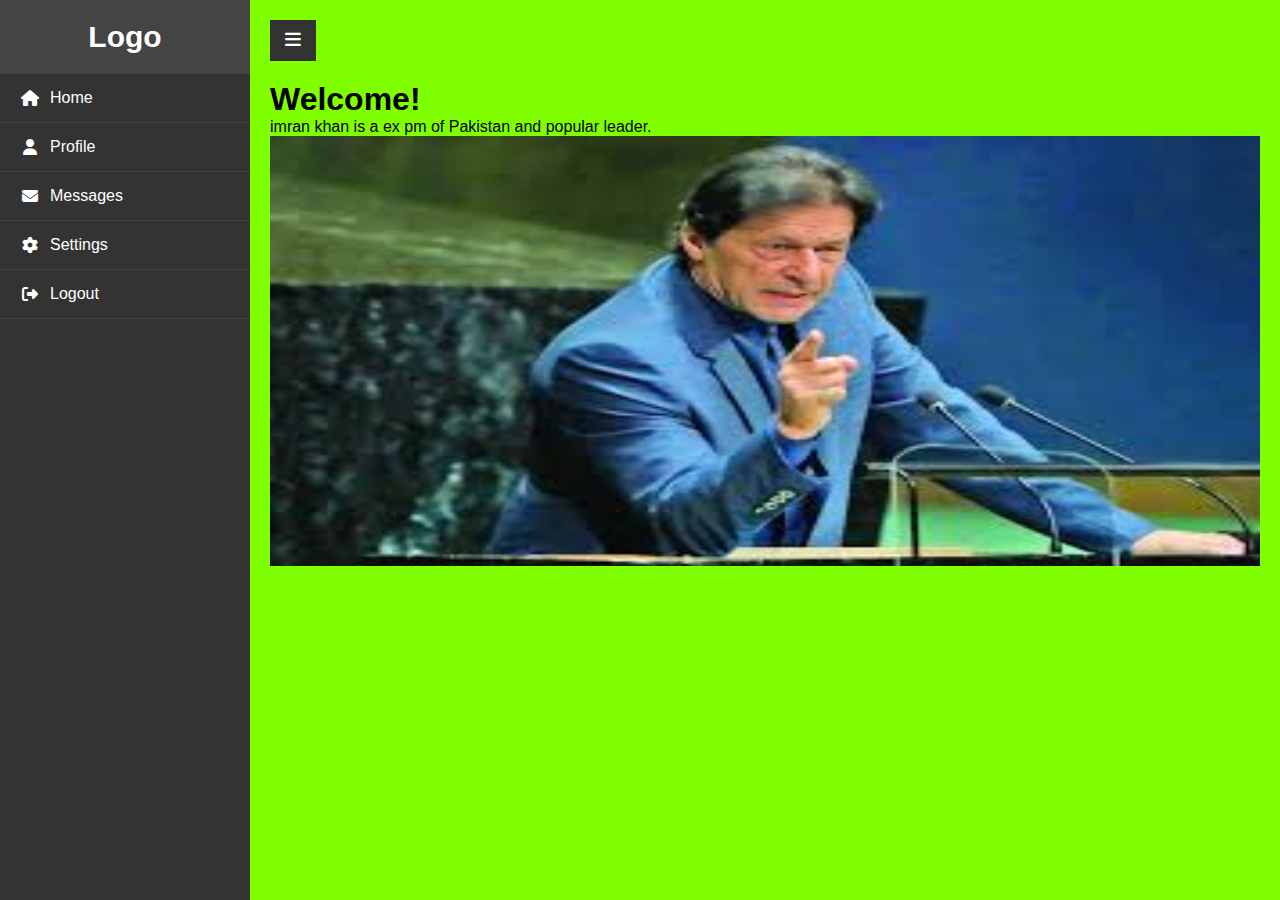
<file: Elevvopath intership task/task1/index.html>
<!DOCTYPE html>
<html lang="en">
<head>
  <meta charset="UTF-8">
  <meta name="viewport" content="width=device-width, initial-scale=1">
  <title>Collapsible Sidebar</title>
  <link rel="stylesheet" href="style.css">
  <!-- Font Awesome for Icons -->
  <link rel="stylesheet" href="https://cdnjs.cloudflare.com/ajax/libs/font-awesome/6.5.0/css/all.min.css">
</head>
<body>

  <div class="sidebar" id="sidebar">
    <div class="logo">
      <h2>Logo</h2>
    </div>
    <ul class="nav-links">
      <li><a href="#"><i class="fas fa-home"></i><span>Home</span></a></li>
      <li><a href="#"><i class="fas fa-user"></i><span>Profile</span></a></li>
      <li><a href="#"><i class="fas fa-envelope"></i><span>Messages</span></a></li>
      <li><a href="#"><i class="fas fa-cog"></i><span>Settings</span></a></li>
      <li><a href="#"><i class="fas fa-sign-out-alt"></i><span>Logout</span></a></li>
    </ul>
  </div>

  <div class="main-content">
    <button id="toggleBtn" class="toggle-btn">
      <i class="fas fa-bars"></i>
    </button>
    <h1>Welcome!</h1>
    <p>imran khan is a ex pm of Pakistan and popular leader.</p>
    <img style="height: 50%;  width: 100%"; src="khan.jpg" />
  </div>

  <script src="script.js"></script>
</body>
</html>
</file>
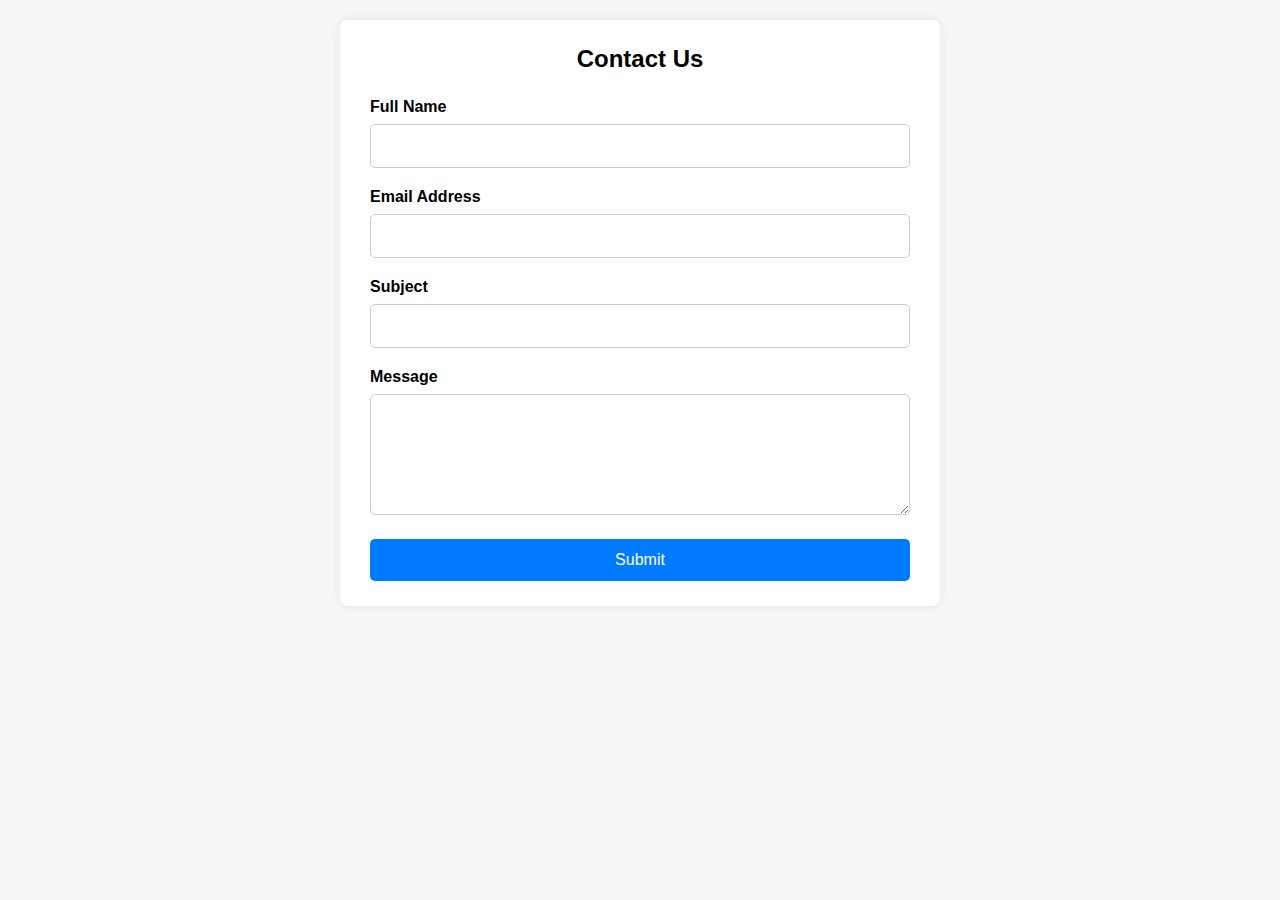
<file: Elevvopath intership task/task2/index.html>
<!DOCTYPE html>
<html lang="en">
<head>
  <meta charset="UTF-8">
  <meta name="viewport" content="width=device-width, initial-scale=1">
  <title>Contact Form</title>
  <link rel="stylesheet" href="style.css">
</head>
<body>

  <div class="form-container">
    <h2>Contact Us</h2>
    <form id="contactForm" novalidate>
      <div class="form-group">
        <label for="name">Full Name</label>
        <input type="text" id="name" name="name" required>
        <small class="error-message"></small>
      </div>

      <div class="form-group">
        <label for="email">Email Address</label>
        <input type="email" id="email" name="email" required>
        <small class="error-message"></small>
      </div>

      <div class="form-group">
        <label for="subject">Subject</label>
        <input type="text" id="subject" name="subject" required>
        <small class="error-message"></small>
      </div>

      <div class="form-group">
        <label for="message">Message</label>
        <textarea id="message" name="message" rows="5" required></textarea>
        <small class="error-message"></small>
      </div>

      <button type="submit">Submit</button>
    </form>
  </div>

  <script src="script.js"></script>
</body>
</html>
</file>
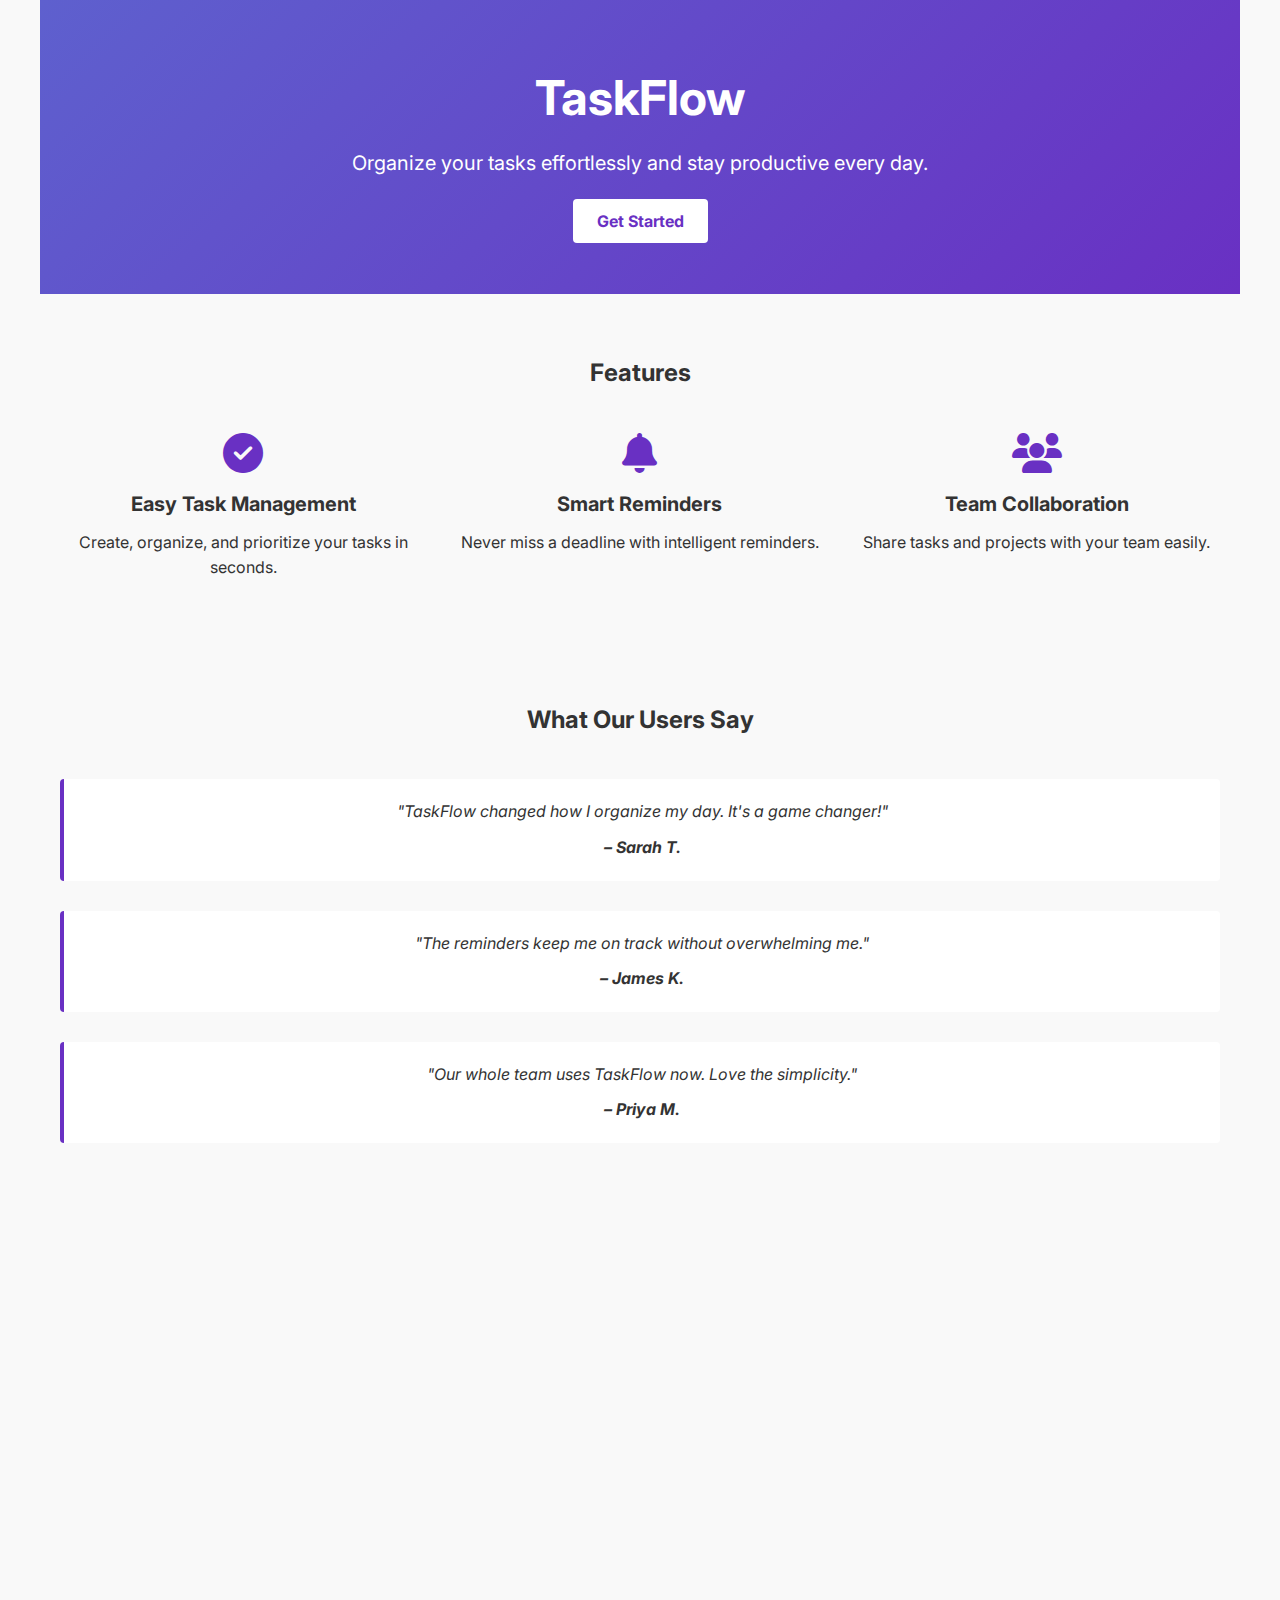
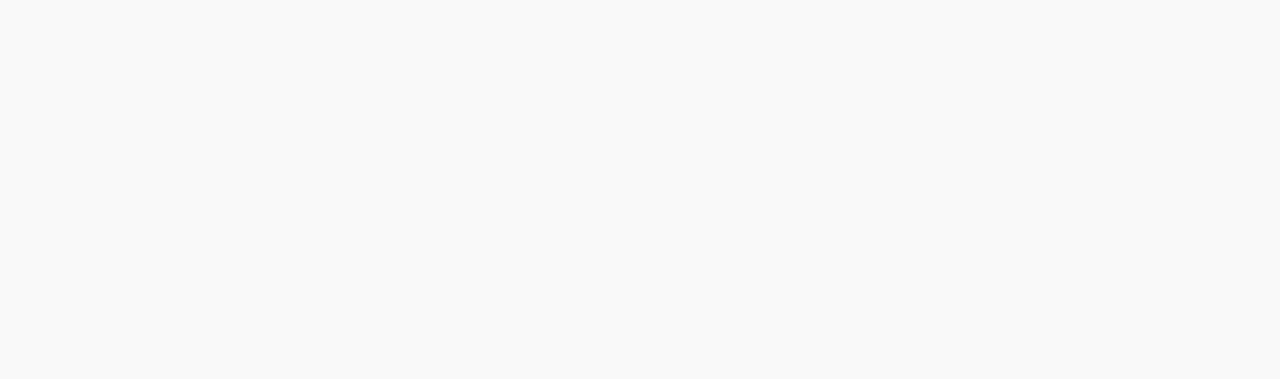
<file: Elevvopath intership task/task3/index.html>
<!DOCTYPE html>
<html lang="en">
<head>
  <meta charset="UTF-8" />
  <meta name="viewport" content="width=device-width, initial-scale=1.0" />
  <title>TaskFlow - Organize Your Tasks</title>
  <link rel="stylesheet" href="style.css" />
  <script defer src="script.js"></script>
  <link href="https://fonts.googleapis.com/css2?family=Inter:wght@400;600;700&display=swap" rel="stylesheet">
<link
  rel="stylesheet"
  href="https://cdnjs.cloudflare.com/ajax/libs/font-awesome/6.5.0/css/all.min.css"
/>
</head>
<body>
  <!-- Header -->
  <header class="section fade-in">
    <h1>TaskFlow</h1>
    <p>Organize your tasks effortlessly and stay productive every day.</p>
    <a href="#" class="btn-primary">Get Started</a>
  </header>

  <!-- Features -->
  <section class="features section fade-in">
    <h2>Features</h2>
    <div class="feature-grid">
      <div class="feature">
        <i class="fas fa-check-circle"></i>
        <h3>Easy Task Management</h3>
        <p>Create, organize, and prioritize your tasks in seconds.</p>
      </div>
      <div class="feature">
        <i class="fas fa-bell"></i>
        <h3>Smart Reminders</h3>
        <p>Never miss a deadline with intelligent reminders.</p>
      </div>
      <div class="feature">
        <i class="fas fa-users"></i>
        <h3>Team Collaboration</h3>
        <p>Share tasks and projects with your team easily.</p>
      </div>
    </div>
  </section>

  <!-- Reviews -->
  <section class="reviews section fade-in">
    <h2>What Our Users Say</h2>
    <div class="reviews-grid">
      <blockquote>
        "TaskFlow changed how I organize my day. It's a game changer!"<br><span>– Sarah T.</span>
      </blockquote>
      <blockquote>
        "The reminders keep me on track without overwhelming me."<br><span>– James K.</span>
      </blockquote>
      <blockquote>
        "Our whole team uses TaskFlow now. Love the simplicity."<br><span>– Priya M.</span>
      </blockquote>
    </div>
  </section>

  <!-- Pricing -->
  <section class="pricing section fade-in">
    <h2>Choose Your Plan</h2>
    <div class="pricing-grid">
      <div class="pricing-card">
        <h3>Free</h3>
        <p>$0/month</p>
        <ul>
          <li>Basic Task Management</li>
          <li>Reminders</li>
          <li>Single User</li>
        </ul>
        <a href="#" class="btn-secondary">Start Free</a>
      </div>
      <div class="pricing-card">
        <h3>Pro</h3>
        <p>$9/month</p>
        <ul>
          <li>Advanced Features</li>
          <li>Cloud Sync</li>
          <li>Priority Support</li>
        </ul>
        <a href="#" class="btn-secondary">Go Pro</a>
      </div>
      <div class="pricing-card">
        <h3>Team</h3>
        <p>$29/month</p>
        <ul>
          <li>All Pro Features</li>
          <li>Team Collaboration</li>
          <li>Admin Controls</li>
        </ul>
        <a href="#" class="btn-secondary">Get Team</a>
      </div>
    </div>
  </section>

  <!-- Footer -->
  <footer class="section fade-in">
    <p>Contact us: support@taskflow.app</p>
    <div class="socials">
      <a href="#"><i class="fab fa-twitter"></i></a>
      <a href="#"><i class="fab fa-facebook"></i></a>
      <a href="#"><i class="fab fa-instagram"></i></a>
    </div>
    <p>&copy; 2025 TaskFlow. All rights reserved.</p>
  </footer>
</body>
</html>
</file>
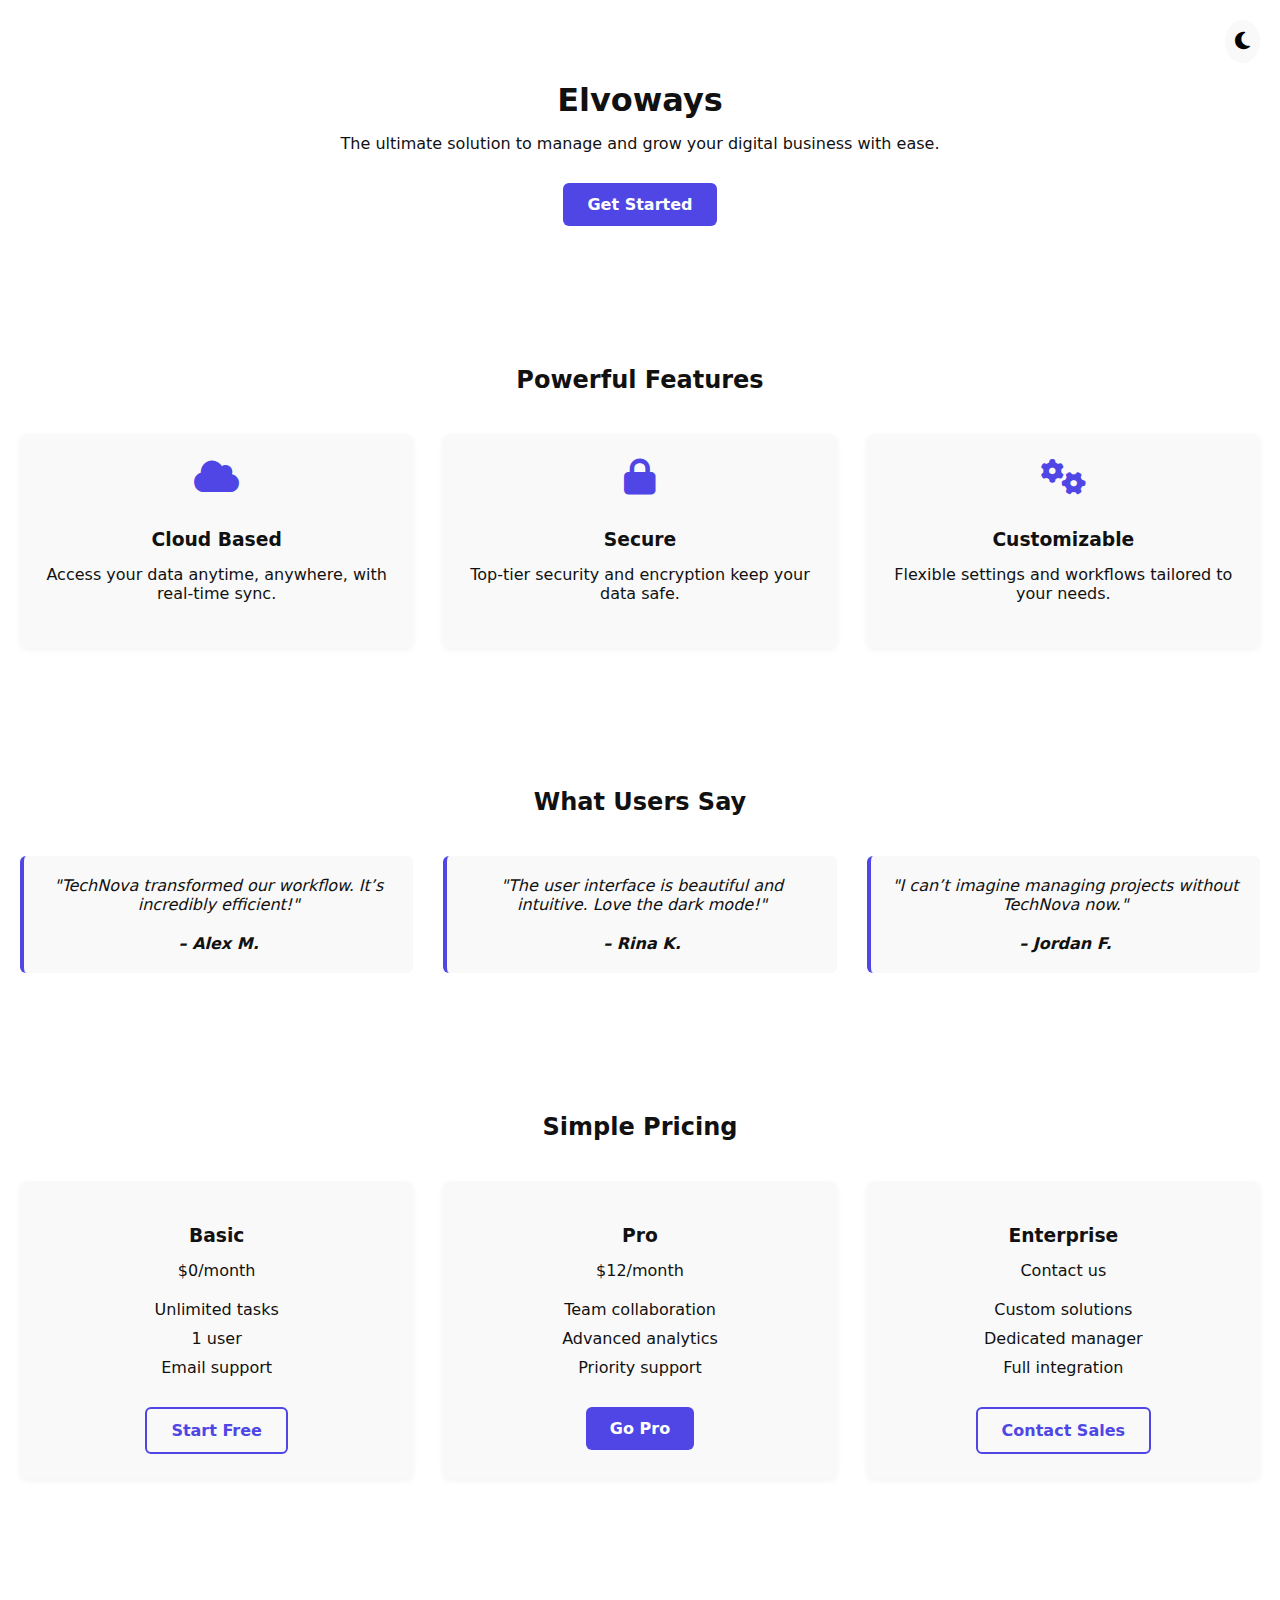
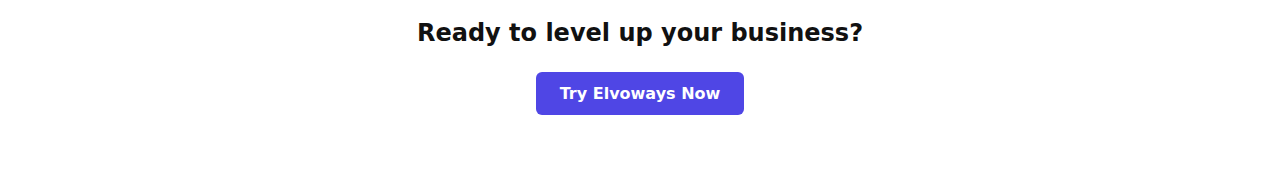
<file: Elevvopath intership task/task4/index.html>
<!DOCTYPE html>
<html lang="en" data-theme="light">
<head>
  <meta charset="UTF-8" />
  <meta name="viewport" content="width=device-width, initial-scale=1.0"/>
  <title>TechNova - Smart SaaS for the Future</title>
  <link rel="stylesheet" href="styles.css" />
  <link
    rel="stylesheet"
    href="https://cdnjs.cloudflare.com/ajax/libs/font-awesome/6.5.0/css/all.min.css"
  />
  <script defer src="script.js"></script>
</head>
<body>

  <button class="theme-toggle" id="themeToggle">
    <i class="fas fa-moon"></i>
  </button>

  <section class="hero section">
    <div class="hero-content">
      <h1>Elvoways</h1>
      <p>The ultimate solution to manage and grow your digital business with ease.</p>
      <a href="#pricing" class="btn">Get Started</a>
    </div>
  </section>

  
  <section class="features section">
    <h2>Powerful Features</h2>
    <div class="grid">
      <div class="card">
        <i class="fas fa-cloud"></i>
        <h3>Cloud Based</h3>
        <p>Access your data anytime, anywhere, with real-time sync.</p>
      </div>
      <div class="card">
        <i class="fas fa-lock"></i>
        <h3>Secure</h3>
        <p>Top-tier security and encryption keep your data safe.</p>
      </div>
      <div class="card">
        <i class="fas fa-cogs"></i>
        <h3>Customizable</h3>
        <p>Flexible settings and workflows tailored to your needs.</p>
      </div>
    </div>
  </section>

  <section class="testimonials section">
    <h2>What Users Say</h2>
    <div class="grid testimonials-grid">
      <div class="testimonial">
        <p>"TechNova transformed our workflow. It’s incredibly efficient!"</p>
        <span>– Alex M.</span>
      </div>
      <div class="testimonial">
        <p>"The user interface is beautiful and intuitive. Love the dark mode!"</p>
        <span>– Rina K.</span>
      </div>
      <div class="testimonial">
        <p>"I can’t imagine managing projects without TechNova now."</p>
        <span>– Jordan F.</span>
      </div>
    </div>
  </section>

  <!-- Pricing -->
  <section class="pricing section" id="pricing">
    <h2>Simple Pricing</h2>
    <div class="grid pricing-grid">
      <div class="card pricing-card">
        <h3>Basic</h3>
        <p>$0/month</p>
        <ul>
          <li>Unlimited tasks</li>
          <li>1 user</li>
          <li>Email support</li>
        </ul>
        <a href="#" class="btn secondary">Start Free</a>
      </div>
      <div class="card pricing-card">
        <h3>Pro</h3>
        <p>$12/month</p>
        <ul>
          <li>Team collaboration</li>
          <li>Advanced analytics</li>
          <li>Priority support</li>
        </ul>
        <a href="#" class="btn">Go Pro</a>
      </div>
      <div class="card pricing-card">
        <h3>Enterprise</h3>
        <p>Contact us</p>
        <ul>
          <li>Custom solutions</li>
          <li>Dedicated manager</li>
          <li>Full integration</li>
        </ul>
        <a href="#" class="btn secondary">Contact Sales</a>
      </div>
    </div>
  </section>

  <section class="cta section">
    <h2>Ready to level up your business?</h2>
    <a href="#" class="btn">Try Elvoways Now</a>
  </section>

</body>
</html>
</file>
<file: Elevvopath intership task/task1/style.css>
* {
  margin: 0;
  padding: 0;
  box-sizing: border-box;
}

body {
  font-family: Arial, sans-serif;
  display: flex;
  min-height: 100vh;
  background-color: chartreuse;
}

.sidebar {
  width: 250px;
  background-color: #333;
  color: #fff;
  transition: width 0.3s ease;
  overflow: hidden;
}

.sidebar.collapsed {
  width: 60px;
}

.logo {
  padding: 20px;
  background-color: #444;
  text-align: center;
  font-size: 20px;
}

.nav-links {
  list-style: none;
  padding: 0;
}

.nav-links li {
  border-bottom: 1px solid #444;
}

.nav-links a {
  display: flex;
  align-items: center;
  padding: 15px 20px;
  color: #fff;
  text-decoration: none;
  transition: background 0.3s;
}

.nav-links a:hover {
  background-color: #555;
}

.nav-links i {
  margin-right: 10px;
  width: 20px;
  text-align: center;
}

.sidebar.collapsed .nav-links span {
  display: none;
}

.main-content {
  flex: 1;
  padding: 20px;
}

.toggle-btn {
  background-color: #333;
  color: #fff;
  border: none;
  padding: 10px 15px;
  cursor: pointer;
  font-size: 18px;
  margin-bottom: 20px;
}
</file>
<file: Elevvopath intership task/task2/style.css>
* {
  box-sizing: border-box;
  margin: 0;
  padding: 0;
}

body {
  font-family: Arial, sans-serif;
  background-color: #f7f7f7;
  padding: 20px;
}

.form-container {
  background: #fff;
  max-width: 600px;
  margin: auto;
  padding: 25px 30px;
  box-shadow: 0 0 10px rgba(0,0,0,0.1);
  border-radius: 8px;
}

.form-container h2 {
  text-align: center;
  margin-bottom: 25px;
}

.form-group {
  margin-bottom: 20px;
}

label {
  display: block;
  font-weight: bold;
  margin-bottom: 8px;
}

input, textarea {
  width: 100%;
  padding: 12px;
  border: 1px solid #ccc;
  border-radius: 5px;
  font-size: 16px;
}

button {
  background-color: #007BFF;
  color: white;
  border: none;
  padding: 12px 20px;
  font-size: 16px;
  border-radius: 5px;
  cursor: pointer;
  width: 100%;
  transition: background-color 0.3s ease;
}

button:hover {
  background-color: #0056b3;
}

.error-message {
  color: red;
  font-size: 14px;
  margin-top: 5px;
}

/* Responsive */
@media (max-width: 600px) {
  .form-container {
    padding: 20px;
  }
}
</file>
<file: Elevvopath intership task/task3/style.css>
* {
  box-sizing: border-box;
  margin: 0;
  padding: 0;
}

body {
  font-family: 'Inter', sans-serif;
  line-height: 1.6;
  color: #333;
  background: #f9f9f9;
  scroll-behavior: smooth;
}

.section {
  padding: 60px 20px;
  max-width: 1200px;
  margin: 0 auto;
  text-align: center;
}

header {
  background: linear-gradient(135deg, #5e60ce, #6930c3);
  color: #fff;
  padding: 100px 20px;
}

header h1 {
  font-size: 48px;
  margin-bottom: 10px;
}

header p {
  font-size: 20px;
  margin-bottom: 30px;
}

.btn-primary {
  padding: 12px 24px;
  background: #fff;
  color: #6930c3;
  border: none;
  border-radius: 4px;
  font-weight: bold;
  text-decoration: none;
}

.btn-secondary {
  padding: 10px 20px;
  background: #6930c3;
  color: #fff;
  border-radius: 4px;
  display: inline-block;
  margin-top: 20px;
  text-decoration: none;
}

.features .feature-grid,
.reviews .reviews-grid,
.pricing .pricing-grid {
  display: grid;
  gap: 30px;
  margin-top: 40px;
}

.feature-grid {
  grid-template-columns: repeat(auto-fit, minmax(250px, 1fr));
}

.feature i {
  font-size: 40px;
  color: #6930c3;
  margin-bottom: 15px;
}

.feature h3 {
  font-size: 20px;
  margin-bottom: 10px;
}

.reviews-grid blockquote {
  background: #fff;
  padding: 20px;
  border-left: 4px solid #6930c3;
  border-radius: 4px;
  font-style: italic;
}

.reviews-grid span {
  display: block;
  margin-top: 10px;
  font-weight: bold;
}

.pricing-grid {
  grid-template-columns: repeat(auto-fit, minmax(250px, 1fr));
}

.pricing-card {
  background: #fff;
  padding: 30px;
  border-radius: 6px;
  box-shadow: 0 2px 8px rgba(0,0,0,0.05);
}

.pricing-card h3 {
  font-size: 24px;
  margin-bottom: 10px;
}

.pricing-card p {
  font-size: 18px;
  margin-bottom: 15px;
}

.pricing-card ul {
  list-style: none;
  margin-bottom: 20px;
}

.pricing-card li {
  margin-bottom: 10px;
}

footer {
  background: #333;
  color: #fff;
  padding: 40px 20px;
}

footer .socials {
  margin: 10px 0;
}

footer .socials a {
  margin: 0 10px;
  color: #fff;
  font-size: 20px;
  text-decoration: none;
}

/* Animation */
.fade-in {
  opacity: 0;
  transform: translateY(20px);
  transition: opacity 0.6s ease, transform 0.6s ease;
}

.fade-in.visible {
  opacity: 1;
  transform: translateY(0);
}

/* Responsive */
@media (max-width: 600px) {
  header h1 {
    font-size: 32px;
  }
}
</file>
<file: Elevvopath intership task/task4/styles.css>
:root {
  --bg: #ffffff;
  --text: #111111;
  --primary: #4f46e5;
  --card-bg: #f9f9f9;
  --btn-bg: var(--primary);
  --btn-text: #fff;
}

[data-theme='dark'] {
  --bg: #1a1a1a;
  --text: #f5f5f5;
  --card-bg: #2a2a2a;
  --btn-bg: #6366f1;
  --btn-text: #fff;
}

body {
  margin: 0;
  font-family: system-ui, sans-serif;
  background: var(--bg);
  color: var(--text);
  transition: background 0.3s, color 0.3s;
}

.section {
  padding: 60px 20px;
  text-align: center;
}

h1, h2, h3 {
  margin-bottom: 15px;
}

p {
  max-width: 600px;
  margin: 0 auto 20px;
}

.btn {
  background: var(--btn-bg);
  color: var(--btn-text);
  padding: 12px 24px;
  border: none;
  border-radius: 6px;
  text-decoration: none;
  font-weight: bold;
  display: inline-block;
  margin-top: 10px;
}

.btn.secondary {
  background: transparent;
  color: var(--btn-bg);
  border: 2px solid var(--btn-bg);
}

.grid {
  display: grid;
  gap: 30px;
  margin-top: 40px;
}

.features .grid,
.pricing .grid {
  grid-template-columns: repeat(auto-fit, minmax(250px, 1fr));
}

.testimonials-grid {
  grid-template-columns: 1fr;
}

.card {
  background: var(--card-bg);
  padding: 25px;
  border-radius: 8px;
  box-shadow: 0 2px 6px rgba(0,0,0,0.05);
  transition: background 0.3s;
}

.card i {
  font-size: 36px;
  color: var(--primary);
  margin-bottom: 15px;
}

.testimonial {
  font-style: italic;
  background: var(--card-bg);
  padding: 20px;
  border-left: 4px solid var(--primary);
  border-radius: 6px;
}

.testimonial span {
  display: block;
  margin-top: 10px;
  font-weight: bold;
}

.pricing-card ul {
  list-style: none;
  padding: 0;
  margin: 20px 0;
}

.pricing-card li {
  margin-bottom: 10px;
}

.theme-toggle {
  position: fixed;
  top: 20px;
  right: 20px;
  background: var(--card-bg);
  border: none;
  font-size: 20px;
  padding: 10px;
  border-radius: 50%;
  cursor: pointer;
  z-index: 100;
}

@media (min-width: 700px) {
  .testimonials-grid {
    grid-template-columns: repeat(3, 1fr);
  }
}
</file>
